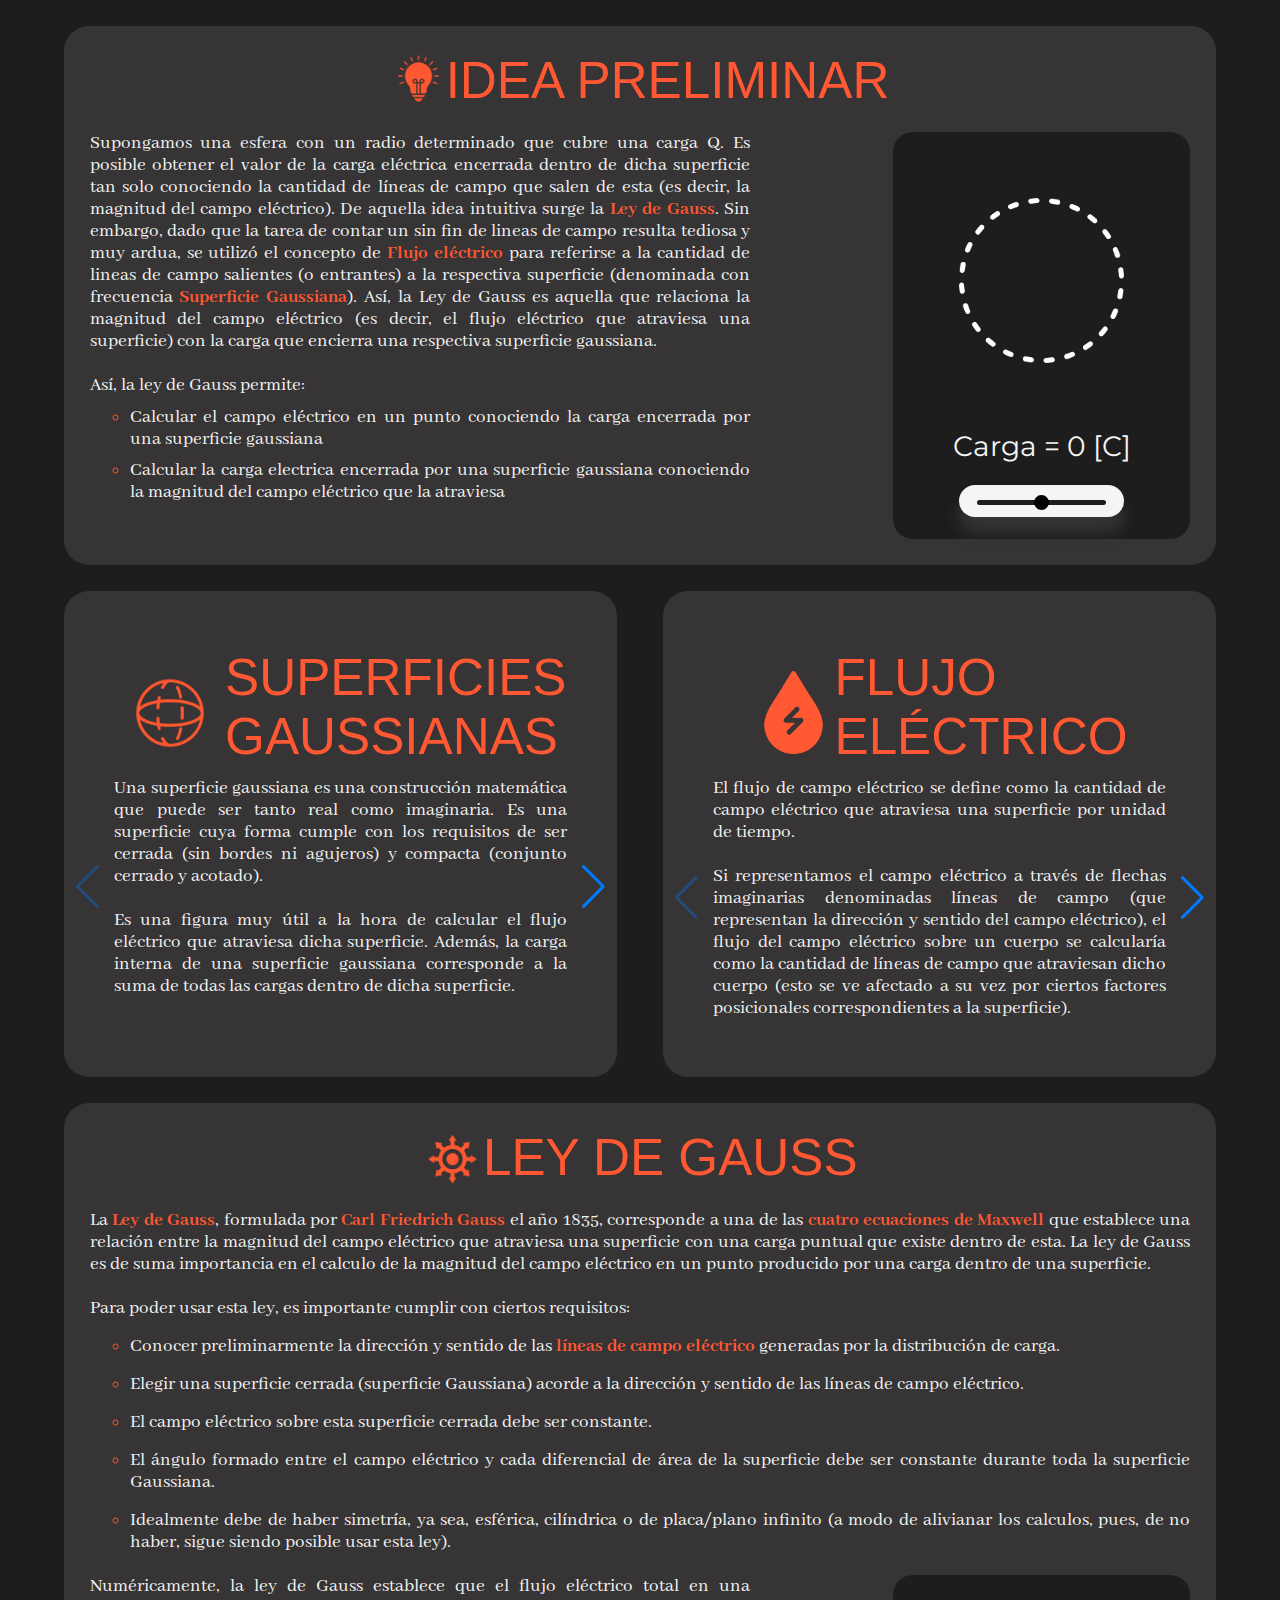
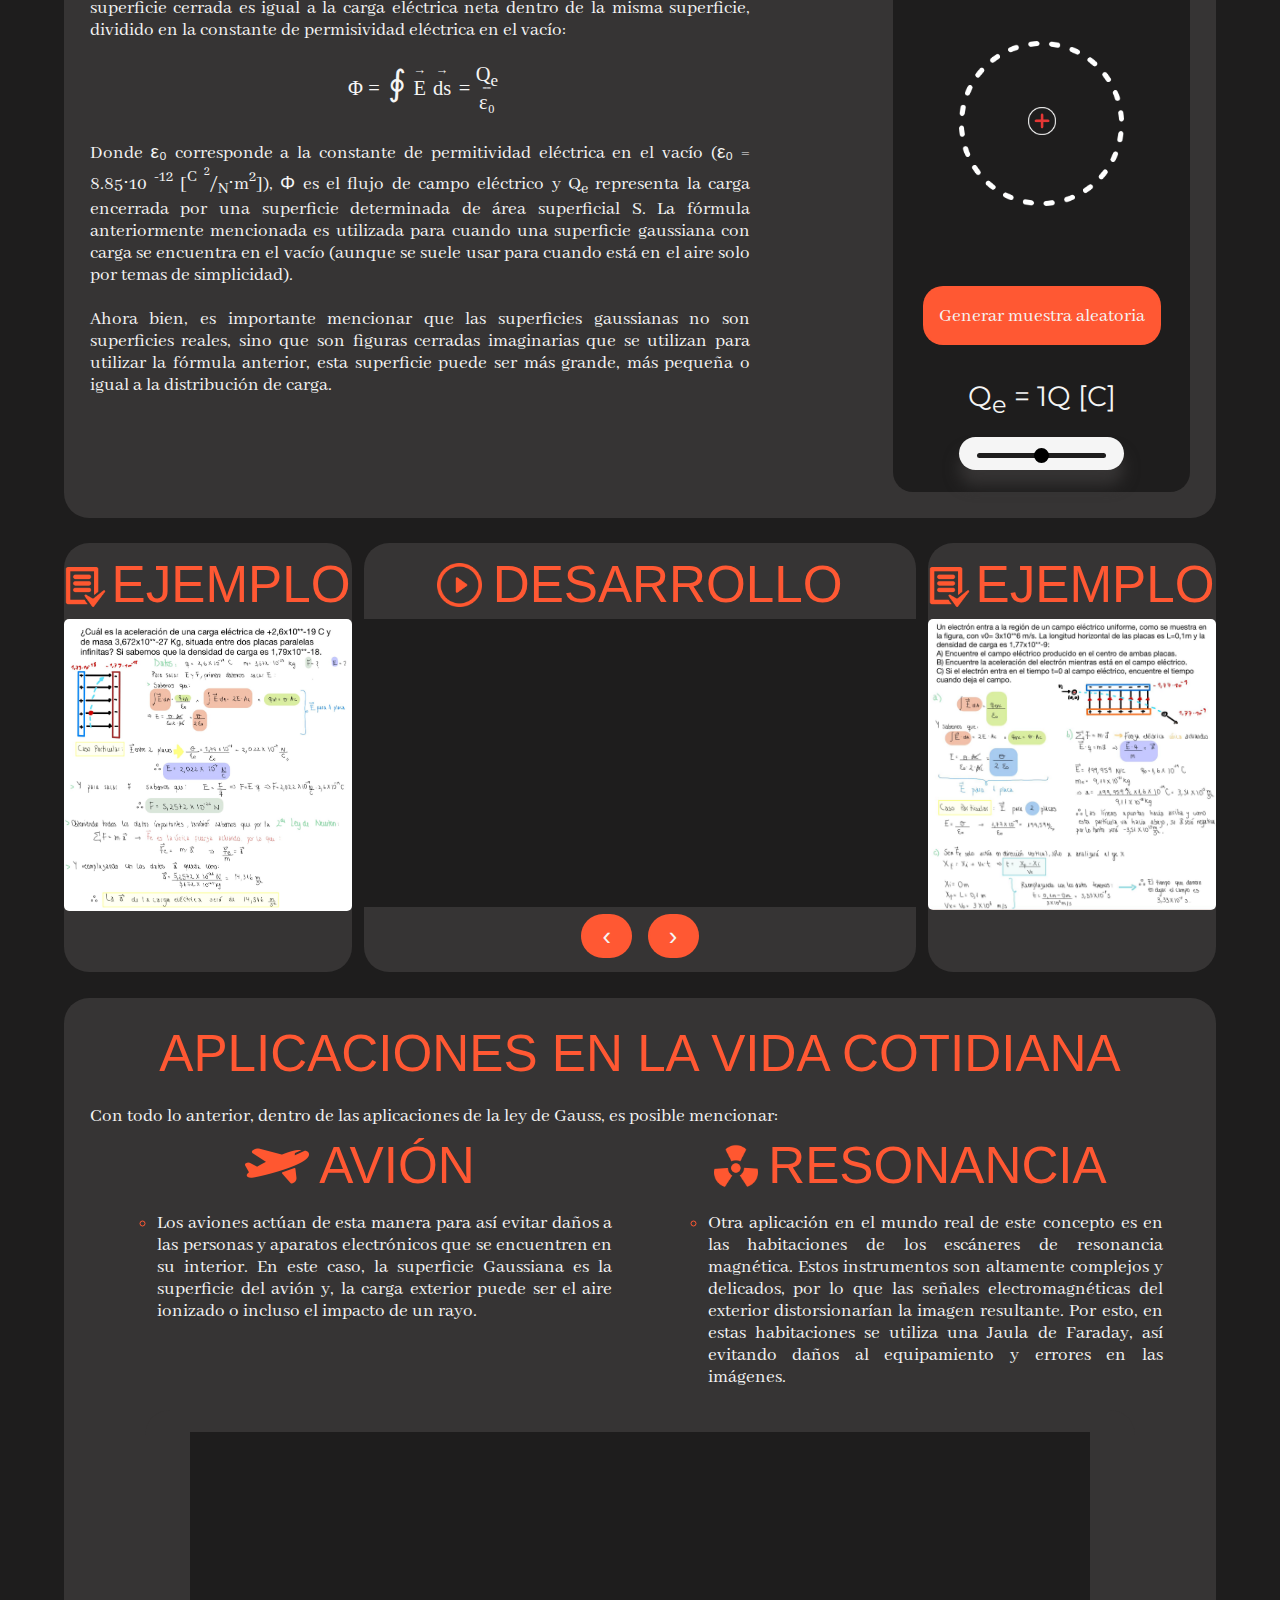
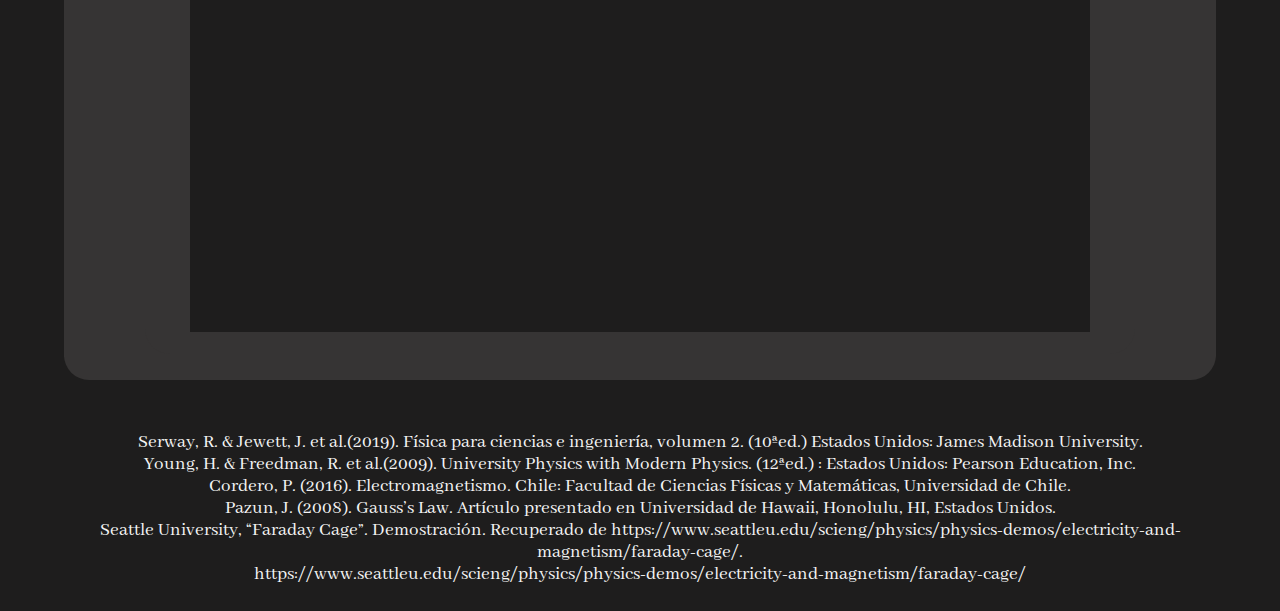
<file: index.html>
<!DOCTYPE html>
<html>
  <head>
    <title>Ley de Gauss</title>
    <meta charset="utf-8">
    <meta name="viewport" content="width=device-width">
    <link rel="stylesheet" href="Fisica.css" />
	<link rel="preconnect" href="https://fonts.googleapis.com">
	<link rel="preconnect" href="https://fonts.gstatic.com" crossorigin>
	<link href="https://fonts.googleapis.com/css2?family=Abhaya+Libre&display=swap" rel="stylesheet">
	<link href="https://fonts.googleapis.com/css2?family=Montserrat&display=swap" rel="stylesheet">
	<link href="https://fonts.cdnfonts.com/css/norwester" rel="stylesheet">
	<link rel="stylesheet" href="https://cdn.jsdelivr.net/npm/swiper/swiper-bundle.min.css"/>
  </head>

  <body>
	<div class="Content">
		<div style="background-color: rgba(0, 0, 0, 0); text-align:center">
			<div style="background-color: rgba(0, 0, 0, 0); text-align:left">
				<div style="background-color: rgba(0, 0, 0, 0);display:flex; justify-content: center;">
					<img src="Img/bombilla.png" width="5%" height="5%" style="background-color: rgba(0, 0, 0, 0)">
					<p class="Titles">IDEA PRELIMINAR</p>
				</div>
			</div>
		</div>
		<div style="display: flex; justify-content: space-between; background-color: rgba(0, 0, 0, 0);">
			<div style="background-color: rgba(0, 0, 0, 0);  width: 60%;">
				<p class="Text">
					Supongamos una esfera con un radio determinado que cubre una carga Q. Es posible obtener el valor de la carga eléctrica
					encerrada dentro de dicha superficie tan solo conociendo la cantidad de líneas de campo que salen de esta (es decir, la 
					magnitud del campo eléctrico). De aquella idea intuitiva surge la <strong class="Strong">Ley de Gauss</strong>. Sin embargo,
					dado que la tarea de contar un sin fin de lineas de campo resulta tediosa y muy ardua, se utilizó el concepto de 
					<strong class="Strong">Flujo eléctrico</strong> para referirse a la cantidad de lineas de campo salientes (o entrantes) a la 
					respectiva superficie (denominada con frecuencia <strong class="Strong">Superficie Gaussiana</strong>). Así, la Ley de Gauss 
					es aquella que relaciona la magnitud del campo eléctrico (es decir, el flujo eléctrico que atraviesa una superficie) con la 
					carga que encierra una respectiva superficie gaussiana. <br><br>
					Así, la ley de Gauss permite:
				</p>
				<ul class="Text">
					<li><p class="Text">Calcular el campo eléctrico en un punto conociendo la carga encerrada por una superficie gaussiana</p></li>
					<li><p class="Text">Calcular la carga electrica encerrada por una superficie gaussiana conociendo la magnitud del campo eléctrico que la atraviesa</p></li>
				</ul>
			</div>
			<div id="Figure" class="Fig" style="grid-template-columns: repeat(5, 1fr); grid-template-rows: repeat(7, 1fr)">
				<img id="im" class="GaussianSurface" src="Img/Circle.png">
				<p id="Charge" class="Subtitles" style="grid-column: 1/6; grid-row: 6"> Carga = 0 [C]</p>
				<div class="slidecontainer" style="grid-column: 2/5; grid-row: 7;">
					<input class="slider" id="Gauss" type="range" min="-2" max="2" value="0" oninput="LineManipulation(this)"/>
				</div>
			</div>
		</div>
	</div>
	<div class="Box">
		<div class="Card">
			<div style="background-color: rgba(0, 0, 0, 0); text-align:left">
				<div style="background-color: rgba(0, 0, 0, 0);display:flex; justify-content: center;">
					<img src="Img/SuperficieGauss.png" width="20%" height="20%" style="background-color: rgba(0, 0, 0, 0) ; margin: auto 0">
					<p class="Titles">SUPERFICIES<BR>GAUSSIANAS</p>
				</div>
			</div>
			<div class="swiper mySwiper sw">
				<div class="swiper-wrapper sw">
					<div class="swiper-slide sw">
						<div class="Text InSw">
							Una superficie gaussiana es una construcción matemática que puede ser tanto real como imaginaria. Es una superficie
							cuya forma cumple con los requisitos de ser cerrada (sin bordes ni agujeros) y compacta (conjunto cerrado y acotado).<br><br>
							Es una figura muy útil a la hora de calcular el flujo eléctrico que atraviesa dicha superficie. Además, la carga interna
							de una superficie gaussiana corresponde a la suma de todas las cargas dentro de dicha superficie.
						</div>
					</div>
					<div class="swiper-slide sw">
						<div class="Text InSw">
							Una superficie gaussiana:<br>
							<ul class="Text">
								<li><p class="Text">Puede tener o no simetría (idealmente debe tener simetría, pues hace de los calculos mas sencillos)</p></li>
								<li><p class="Text">Puede coincidir o no con la distribución de carga</p></li>
								<li><p class="Text">El vector director del diferencial de área de la superficie es perpendicular en cada punto a la superficie gaussiana y apunta siempre hacia afuera</p></li>
							</ul>
						</div>
					</div>
				</div>
				<div class="swiper-button-next"></div>
				<div class="swiper-button-prev"></div>
			</div>
		</div>
		<div class="Card">
			<div style="background-color: rgba(0, 0, 0, 0); text-align:left">
				<div style="background-color: rgba(0, 0, 0, 0);display:flex; justify-content: center;">
					<img src="Img/Flujo.png" width="15%" height="15%" style="background-color: rgba(0, 0, 0, 0) ; margin: auto 0">
					<p class="Titles">FLUJO<BR> ELÉCTRICO</p>
				</div>
			</div>
			<div class="swiper mySwiper sw">
				<div class="swiper-wrapper sw">
					<div class="swiper-slide sw">
						<div class="Text InSw">
							El flujo de campo eléctrico se define como la cantidad de campo eléctrico que atraviesa una superficie por unidad
							de tiempo.<br><br>
							Si representamos el campo eléctrico a través de flechas imaginarias denominadas líneas de campo (que representan
							la dirección y sentido del campo eléctrico), el flujo del campo eléctrico sobre un cuerpo se calcularía como la 
							cantidad de líneas de campo que atraviesan dicho cuerpo (esto se ve afectado a su vez por ciertos factores posicionales
							correspondientes a la superficie).
						</div>
					</div>
					<div class="swiper-slide sw">
						<div class="Text InSw">
							Es posible comparar el flujo eléctrico con el flujo que posee una manguera, notemos que mientras mas grande es 
							el área del orificio por donde sale el flujo del agua, más Caudales salen de la manguera. Lo mismo ocurre si se
							cambia la posición del orificio, mientras mas inclinado, menos flujo pasa a través del orificio.
						</div>
					</div>
					<div class="swiper-slide sw">
						<div class="Text InSw">
							Así, si se divide una superficie de área S en secciones más pequeñas de área dS, representadas por el vector dS de dirección perpendicular a la sección de superficie y módulo el área de esta.<br>
							Entonces, el flujo del campo eléctrico es una magnitud escalar definida como:<br><br>
							<div style="background-color:rgba(0, 0, 0, 0); text-align: center;">
								<div style="background-color:rgba(0, 0, 0, 0); display:inline-grid;grid-template-rows: repeat(4, 1fr);grid-template-columns: repeat(5, 1fr); grid-auto-rows: 1fr; grid-auto-columns: 1fr; text-align: center;">
									<div style="background-color:rgba(0, 0, 0, 0); grid-column:1/3 ;grid-row:2/5; font-size: 1.6vw;">&Phi; =</div>
									<div style="background-color:rgba(0, 0, 0, 0); grid-column:3; grid-row:1/5; height: 100%; font-size:2.7vw">&#x222E;</div>
									<div style="background-color:rgba(0, 0, 0, 0); grid-column:4; grid-row:2/5; font-size: 1.6vw;">E</div>
									<div style="background-color:rgba(0, 0, 0, 0); grid-column:4; grid-row:1/3; font-size: 1vw;">&#x2192;</div>
									<div style="background-color:rgba(0, 0, 0, 0); grid-column:5; grid-row:2/5; font-size: 1.6vw;">ds</div>
									<div style="background-color:rgba(0, 0, 0, 0); grid-column:5; grid-row:1/3; font-size: 1vw;">&#x2192;</div>
								</div>
							</div>
						</div>
					</div>
				</div>
				<div class="swiper-button-next"></div>
				<div class="swiper-button-prev"></div>
			</div>
		</div>
	</div>
	<div class="Content">
		<div style="background-color: rgba(0, 0, 0, 0); text-align:left">
			<div style="background-color: rgba(0, 0, 0, 0);display:flex; justify-content: center;">
				<img src="Img/GaussLaw.png" width="5.5%" height="5.5%" style="background-color: rgba(0, 0, 0, 0)">
				<p class="Titles">LEY DE GAUSS</p>
			</div>
		</div>
		<div style="justify-content: space-between; background-color: rgba(0, 0, 0, 0);">
			<div style="background-color: rgba(0, 0, 0, 0);">
				<p class="Text">
					La <strong class="Strong">Ley de Gauss</strong>, formulada por <strong class="Strong">Carl Friedrich Gauss</strong>
					el año 1835, corresponde a una de las <strong class="Strong">cuatro ecuaciones de Maxwell</strong> que establece una 
					relación entre la magnitud del campo eléctrico que atraviesa una superficie con una carga puntual que existe dentro 
					de esta. La ley de Gauss es de suma importancia en el calculo de la magnitud del campo eléctrico en un punto producido 
					por una carga dentro de una superficie. <br> <br>
					Para poder usar esta ley, es importante cumplir con ciertos requisitos:
				</p>
				<ul class="Text">
					<li><p class="Text">Conocer preliminarmente la dirección y sentido de las <strong class="Strong">líneas de campo eléctrico</strong> generadas por la distribución de carga.</p></li>
					<li><p class="Text">Elegir una superficie cerrada (superficie Gaussiana) acorde a la dirección y sentido de las líneas de campo eléctrico.</p></li>
					<li><p class="Text">El campo eléctrico sobre esta superficie cerrada debe ser constante.</p></li>
					<li><p class="Text">El ángulo formado entre el campo eléctrico y cada diferencial de área de la superficie debe ser constante durante toda la superficie Gaussiana.</p></li>
					<li><p class="Text">Idealmente debe de haber simetría, ya sea, esférica, cilíndrica o de placa/plano infinito (a modo de alivianar los calculos, pues, de no haber, sigue siendo posible usar esta ley).</p></li>
				</ul>
				<p class="Text"><br></p>
			</div>
			<div style="display: flex; justify-content: space-between; background-color: rgba(0, 0, 0, 0);">
				<div style="background-color: rgba(0, 0, 0, 0); width: 60%">
					<p class="Text">
						Numéricamente, la ley de Gauss establece que el flujo eléctrico total en una superficie cerrada es igual a la carga eléctrica neta dentro de la misma superficie, dividido en la constante de permisividad eléctrica en el vacío:
						<br><br>
					</p>
					<div style="background-color:rgba(0, 0, 0, 0); text-align: center;">
						<div style="background-color:rgba(0, 0, 0, 0); display:inline-grid;grid-template-rows: repeat(4, 1fr);grid-template-columns: repeat(7, 1fr); grid-auto-rows: 1fr; grid-auto-columns: 1fr; text-align: center;">
							<div style="background-color:rgba(0, 0, 0, 0); grid-column:1/3 ;grid-row:2/5; font-size: 1.6vw;">&Phi; =</div>
							<div style="background-color:rgba(0, 0, 0, 0); grid-column:3; grid-row:1/5; height: 100%; font-size:2.7vw">&#x222E;</div>
							<div style="background-color:rgba(0, 0, 0, 0); grid-column:4; grid-row:2/5; font-size: 1.6vw;">E</div>
							<div style="background-color:rgba(0, 0, 0, 0); grid-column:4; grid-row:1/3; font-size: 1vw;">&#x2192;</div>
							<div style="background-color:rgba(0, 0, 0, 0); grid-column:5; grid-row:2/5; font-size: 1.6vw;">ds</div>
							<div style="background-color:rgba(0, 0, 0, 0); grid-column:5; grid-row:1/3; font-size: 1vw;">&#x2192;</div>
							<div style="background-color:rgba(0, 0, 0, 0); grid-column:6; grid-row:2/5; font-size: 1.6vw;">=</div>
							<div style="background-color:rgba(0, 0, 0, 0); grid-column:7; grid-row:1/3; font-size: 1.6vw;">Q<sub style="background-color:rgba(0, 0, 0, 0)">e</sub></div>
							<div style="background-color:rgba(0, 0, 0, 0); grid-column:7; grid-row:3/5; font-size: 1.6vw;">&epsilon;&#x2080;</div>
							<div style="background-color:rgba(0, 0, 0, 0); grid-column:7; grid-row:2/4; font-size: 0.5vw;"> <br>&#9473;&#9473;</div>
						</div>
					</div>
					<p class="Text">
						<br>
						Donde &epsilon;&#x2080; corresponde a la constante de permitividad eléctrica en el vacío (&epsilon;&#x2080; = 8.85&#x22C5;10
						<sup style="background-color:rgba(0, 0, 0, 0)">-12</sup> [<sup style="background-color:rgba(0, 0, 0, 0)">C
						<sup style="background-color:rgba(0, 0, 0, 0)">2</sup></sup>/<sub style="background-color:rgba(0, 0, 0, 0)">N</sub>&#x22C5;m<sup style="background-color:rgba(0, 0, 0, 0)">2</sup>]), &Phi; es el flujo de campo eléctrico y Q<sub style="background-color:rgba(0, 0, 0, 0)">e</sub> 
						representa la carga encerrada por una superficie determinada de área superficial S. La fórmula anteriormente mencionada es utilizada para cuando 
						una superficie gaussiana con carga se encuentra en el vacío (aunque se suele usar para cuando está en el aire 
						solo por temas de simplicidad).<br><br>
						Ahora bien, es importante mencionar que las superficies gaussianas no son superficies reales, sino que son 
						figuras cerradas imaginarias que se utilizan para utilizar la fórmula anterior, esta superficie puede ser más 
						grande, más pequeña o igual a la distribución de carga.
					</p>
				</div>
				<div id="Figure2" class="Fig" style=" grid-template-columns: repeat(5, 1fr); grid-template-rows: repeat(9, 1fr)">
					<img id="im2" class="GaussianSurface" src="Img/Circle.png">
					<div class="container PosParticle" style="width: 100%; background-color: rgba(0, 0, 0, 0); grid-column: 3; grid-row: 3;">
						<img class="Particle" src="Img/PosParticle.png" style="width: 50%; background-color: rgba(0, 0, 0, 0); animation-name: PMove; animation-duration: 1s; animation-iteration-count: infinite;">
					</div>
					<div style="width: 100%; background-color: rgba(0, 0, 0, 0); grid-column: 1/6; grid-row: 6/8;">
						<button id="Trigger" class="buttons"><p class="Text">Generar muestra aleatoria</p></button>
					</div>
					<p id="Charge2" class="Subtitles" style="grid-column: 1/6; grid-row: 8;"> Q<sub>e</sub> = 1Q [C]</p>
					<div class="slidecontainer" style="grid-column: 2/5; grid-row: 9;">
						<input class="slider" id="Gauss2" type="range" min="1" max="3" value="2" oninput="LineManipulation2(this)"/>
					</div>
				</div>
			</div>
		</div>
	</div>
	<div class="Box">
		<div class="Card" style="width:25%; padding-top: 1%;">
			<div style="background-color: rgba(0, 0, 0, 0); text-align:left">
				<div style="background-color: rgba(0, 0, 0, 0);display:flex; justify-content: center;">
					<img src="Img/Ejercicio.png" width="14%" height="14%" style="background-color: rgba(0, 0, 0, 0) ; margin: auto 0">
					<p class="Titles" style="padding-left:2%">EJEMPLO</p>
				</div>
			</div>
			<img id="myImg" src="Img/Ej1.jpeg" alt="Solución" style="width:100%" class="Img">
		</div>
		<div class="Card" style="padding-bottom:0% ;padding-top:1%">
			<div style="background-color: rgba(0, 0, 0, 0); text-align:left; vertical-align: middle;">
				<div style="background-color: rgba(0, 0, 0, 0);display:flex; justify-content: center;">
					<img src="Img/Video.png" width="8%" height="8%" style="background-color: rgba(0, 0, 0, 0) ;margin-top: 1.5%;">
					<p class="Titles" style="padding-left:2%; padding-bottom: 1%;">DESARROLLO</p>
				</div>
			</div>
			<iframe id="vid" width="100%" height="69%" frameborder="0" src="https://www.youtube.com/embed/6fil-YejYz0"></iframe>
			<div style="background-color: rgba(0, 0, 0, 0); height:5%; width: 100%; text-align: center;">
				<button id="prevvid" class="buttons" style="padding: 1% 3.5%; margin: 0.5% 1%; font-size: 2vw; border-radius: 50px;">&#x2039;</button>
				<button id="nextvid" class="buttons" style="padding: 1% 3.5%; margin: 0.5% 1%; font-size: 2vw; border-radius: 50px;">&#x203A;</button>
			</div>
		</div>
		<div class="Card"  style="width:25% ;padding-top:1%">
			<div style="background-color: rgba(0, 0, 0, 0); text-align:left">
				<div style="background-color: rgba(0, 0, 0, 0);display:flex; justify-content: center;">
					<img src="Img/Ejercicio.png" width="14%" height="14%" style="background-color: rgba(0, 0, 0, 0) ; margin: auto 0">
					<p class="Titles" style="padding-left:2%">EJEMPLO</p>
				</div>
			</div>
			<img id="myImg2" src="Img/Ej2.jpeg" alt="Solución" style="width:100%" class="Img">
		</div>
		<div id="myModal" class="modal">
			<span class="close">&times;</span>
			<img class="modal-content" id="img01">
			<div id="caption"></div>
		</div>
		<script>
			var modal = document.getElementById("myModal");
			var img = document.getElementById("myImg");
			var modalImg = document.getElementById("img01");
			var captionText = document.getElementById("caption");
			img.onclick = function(){
			modal.style.display = "block";
			modalImg.src = this.src;
			captionText.innerHTML = this.alt;
			}

			var span = document.getElementsByClassName("close")[0];
			span.onclick = function() { 
			modal.style.display = "none";
			}
		</script>
		<script>
			var modal = document.getElementById("myModal");
			var img = document.getElementById("myImg2");
			var modalImg = document.getElementById("img01");
			var captionText = document.getElementById("caption");
			img.onclick = function(){
			modal.style.display = "block";
			modalImg.src = this.src;
			captionText.innerHTML = this.alt;
			}
	
			var span = document.getElementsByClassName("close")[0];
			span.onclick = function() { 
			modal.style.display = "none";
			}
		</script>
	</div>
	<div class="Content">
		<div style="background-color: rgba(0, 0, 0, 0); text-align:left">
			<div style="background-color: rgba(0, 0, 0, 0);display:flex; justify-content: center;">
				<p class="Titles">APLICACIONES EN LA VIDA COTIDIANA</p>
			</div>
		</div>
		<p class="Text">
			Con todo lo anterior,  dentro de las aplicaciones de la ley de Gauss, es posible mencionar:
		</p>
		<div style="width:100%; background-color: rgba(0, 0, 0, 0); display:flex; justify-content: space-around;">
			<div style="width:45%; background-color: rgba(0, 0, 0, 0);">
				<div style="background-color: rgba(0, 0, 0, 0); text-align:left">
					<div style="background-color: rgba(0, 0, 0, 0);display:flex; justify-content: center;">
						<img src="Img/Avión.png" width="13%" height="13%" style="background-color: rgba(0, 0, 0, 0);margin: auto 0;">
						<p class="Titles" style="padding:2%">AVIÓN</p>
					</div>
				</div>
				<ul class="Text">
					<li><p class="Text">
						Los aviones actúan de esta manera para así evitar daños a las personas y aparatos electrónicos que se encuentren en su interior.
						En este caso, la superficie Gaussiana es la superficie del avión y, la carga exterior puede ser el aire ionizado o incluso el 
						impacto de un rayo. 
					</p></li>
				</ul>
			</div>
			<div style="width:45%; background-color: rgba(0, 0, 0, 0);">
				<div style="background-color: rgba(0, 0, 0, 0); text-align:left">
					<div style="background-color: rgba(0, 0, 0, 0);display:flex; justify-content: center;">
						<img src="Img/Resonancia.png" width="9%" height="9%" style="background-color: rgba(0, 0, 0, 0); margin: auto 0;">
						<p class="Titles" style="padding: 2%;">RESONANCIA</p>
					</div>
				</div>
				<ul class="Text">
					<li><p class="Text">
						Otra aplicación en el mundo real de este concepto es en las habitaciones de los escáneres de resonancia magnética. Estos 
						instrumentos son altamente complejos y delicados, por lo que las señales electromagnéticas del exterior distorsionarían la 
						imagen resultante. Por esto, en estas habitaciones se utiliza una Jaula de Faraday, así evitando daños al equipamiento y 
						errores en las imágenes.
					</p></li>
				</ul>
			</div>
		</div>
		<div class="Content" style="display:flex;justify-content:center ;">
			<iframe height="500vw" width="900vw" frameborder="0" src="https://www.youtube.com/embed/MCKljjTm9m0"></iframe>
		</div>
	
	</div>

	<div class="Content" style="background-color: rgba(0, 0, 0, 0); ">
		<p class="Text" style="text-align: center;">
			Serway, R. & Jewett, J. et al.(2019). Física para ciencias e ingeniería, volumen 2. (10ªed.) Estados Unidos: James Madison University. <br>
			Young, H. & Freedman, R. et al.(2009). University Physics with Modern Physics. (12ªed.) : Estados Unidos: Pearson Education, Inc.<br>
			Cordero, P. (2016). Electromagnetismo. Chile: Facultad de Ciencias Físicas y Matemáticas, Universidad de Chile.<br>
			Pazun, J. (2008). Gauss’s Law. Artículo presentado en Universidad de Hawaii, Honolulu, HI, Estados Unidos. <br>
			Seattle University, “Faraday Cage”. Demostración. Recuperado de https://www.seattleu.edu/scieng/physics/physics-demos/electricity-and-magnetism/faraday-cage/. <br>
			https://www.seattleu.edu/scieng/physics/physics-demos/electricity-and-magnetism/faraday-cage/ <br>
		</p>
	  </div>
	
	<script src="https://cdn.jsdelivr.net/npm/swiper/swiper-bundle.min.js"></script>
    <script>
      var swiper = new Swiper(".mySwiper", {
        navigation: {
          nextEl: ".swiper-button-next",
          prevEl: ".swiper-button-prev"
        }
      });
    </script>
	<script>
		var prev = document.getElementById("prevvid")
		var next = document.getElementById("nextvid")
		var video = document.getElementById("vid")
		prev.onclick = function(){
			var src = vid.getAttribute("src")
			if (src != "https://www.youtube.com/embed/6fil-YejYz0") {
				vid.setAttribute("src", "https://www.youtube.com/embed/6fil-YejYz0")
			}
		}
		next.onclick = function(){
			var src = vid.getAttribute("src")
			if (src != "https://www.youtube.com/embed/xVtr2f3PQoY") {
				vid.setAttribute("src", "https://www.youtube.com/embed/xVtr2f3PQoY")
			}
		}
	</script>
	<script src="Gauss.js"></script>
    <script src="Charges.js"></script>
    <script src="GaussCharge.js"></script>
  </body>
</html>
</file>
<file: Fisica.css>
*{
    background-color: rgb(30, 29, 29);
    color: whitesmoke;
    margin: 0;
}

.Titles{
    font-family: 'Norwester', sans-serif;
    background-color: rgba(54, 52, 52, 0);
    font-size: 4vw; /* 8.451vw */
	color: rgb(255, 88, 51);
	padding-bottom: 2%;
}

.Subtitles{
    font-family: 'Montserrat', sans-serif;
    background-color: rgba(54, 52, 52, 0);
    font-size: 2.224vw;
}

.Text{
    font-family: 'Abhaya Libre', sans-serif;
    background-color: rgba(54, 52, 52, 0);
    font-size: 1.483vw;
	text-align: justify;
}

.Strong{
	background-color: rgba(54, 52, 52, 0);
    color: rgb(255, 88, 51);
    
}

.Content{
    background-color: rgb(54, 52, 52);
    border-radius: 25px;
    padding: 2%;
    margin-left: 5%;
    margin-right: 5%;
    margin-top: 2%;
}

ul{
	list-style-type:circle;
}

ul li{
	background-color: rgba(54, 52, 52, 0);
	color: rgb(255, 88, 51);
	padding-top: 1.5%;
}

ul li::before{
	content:icon;
	font-weight: bold;
}

.swiper-button-next {
    background-color: rgba(54, 52, 52, 0);
}

.swiper-button-prev {
    background-color: rgba(54, 52, 52, 0);
}

.sw{
    background-color: rgb(54, 52, 52);
}

.InSw{
    margin-left: 50px;
    margin-right: 50px;
}

.Box{
    justify-content: space-between;
    display: flex;
    margin-left: 5%;
    margin-right: 5%;
    margin-top: 2%;
}

.Card {
    width: 48%;
    background-color: rgb(54, 52, 52);
    border-radius: 25px;
    padding-top: 5%;
    padding-bottom: 5%;
}

.Fig {
	display:inline-grid; 
	border-radius:20px; 
	width: 25%; 
	align-items: center; 
	padding:1%; 
	text-align: center; 
	vertical-align: top;
}

.GaussianSurface {
	width: 100%; 
	background-color: rgba(0, 0, 0, 0); 
	grid-column: 2/5; 
	grid-row: 2/5;
	animation: rotate 20s linear infinite;
}

.slider {
	-webkit-appearance:none;
	border-radius: 20px;
	height: 5px;
	background-color: solid black;
}

.slider::-webkit-slider-thumb {
	-webkit-appearance: none;
	appearance: none;
	width: 15px;
	height: 15px;
	background: black;
	border: 2px solid black;
	border-radius: 50%;
	cursor: pointer;
}

.slider::-webkit-slider-thumb:hover {
	background: black;
}

.poslines,
.neglines {
    width: 100%; 
    background-color: rgba(0, 0, 0, 0);
}

.buttons{
	background-color: rgb(255, 88, 51);
	color:whitesmoke;
	border-radius: 20px;
	padding-top: 6%;
	padding-bottom: 6%;
	padding-left: 5%;
	padding-right: 5%;
	font-size: 20px;
	border-color: rgb(255, 88, 51);
	border-style: dotted;
	transition: 0.6s;
}

.buttons:hover{
	background-color: rgba(0, 0, 0, 0);
	cursor: pointer;
}

.slidecontainer{
	background-color: whitesmoke; 
	padding-top: 4%; 
	padding-bottom: 5%; 
	border-radius: 25px; 
	box-shadow: 0px 15px 15px rgb(54, 52, 52);
}

@keyframes rotate {
	to{ transform: rotate(360deg);}
}

@keyframes PMove {
	0%   {padding-top: 0;}
	50%  {padding-top: 20%;}
	100% {padding-top: 0;}
}

/* not mine uwu */

.Img{
	border-radius: 5px;
	cursor: pointer;
	transition: 0.3s;
}
  
.Img:hover{
    opacity: 0.7;
}

.modal{
	display: none;
	position: fixed;
	z-index: 1;
	padding-top: 100px;
	left: 0;
	top: 0;
	width: 100%;
	height: 100%;
	overflow: auto;
	background-color: rgb(0,0,0);
	background-color: rgba(0,0,0,0.9);
}
  
  
.modal-content{
	margin: auto;
	display: block;
	width: 80%;
	max-width: 700px;
}
  
#caption{
	margin: auto;
	display: block;
	width: 80%;
	max-width: 700px;
	text-align: center;
	color: #ccc;
	padding: 10px 0;
	height: 150px;
    background-color: rgba(0,0,0,0);
}

.modal-content, #caption{  
	-webkit-animation-name: zoom;
	-webkit-animation-duration: 0.6s;
	animation-name: zoom;
	animation-duration: 0.6s;
}
  
@-webkit-keyframes zoom{
	from {-webkit-transform:scale(0)} 
	to {-webkit-transform:scale(1)}
}
  
@keyframes zoom{
	from {transform:scale(0)} 
	to {transform:scale(1)}
}

.close{
    background-color: rgba(0,0,0,0);
	position: absolute;
	top: 15px;
	right: 35px;
	color: #f1f1f1;
	font-size: 40px;
	font-weight: bold;
	transition: 0.3s;
}
  
.close:hover,
.close:focus{
	color: #bbb;
	text-decoration: none;
	cursor: pointer;
}
</file>
